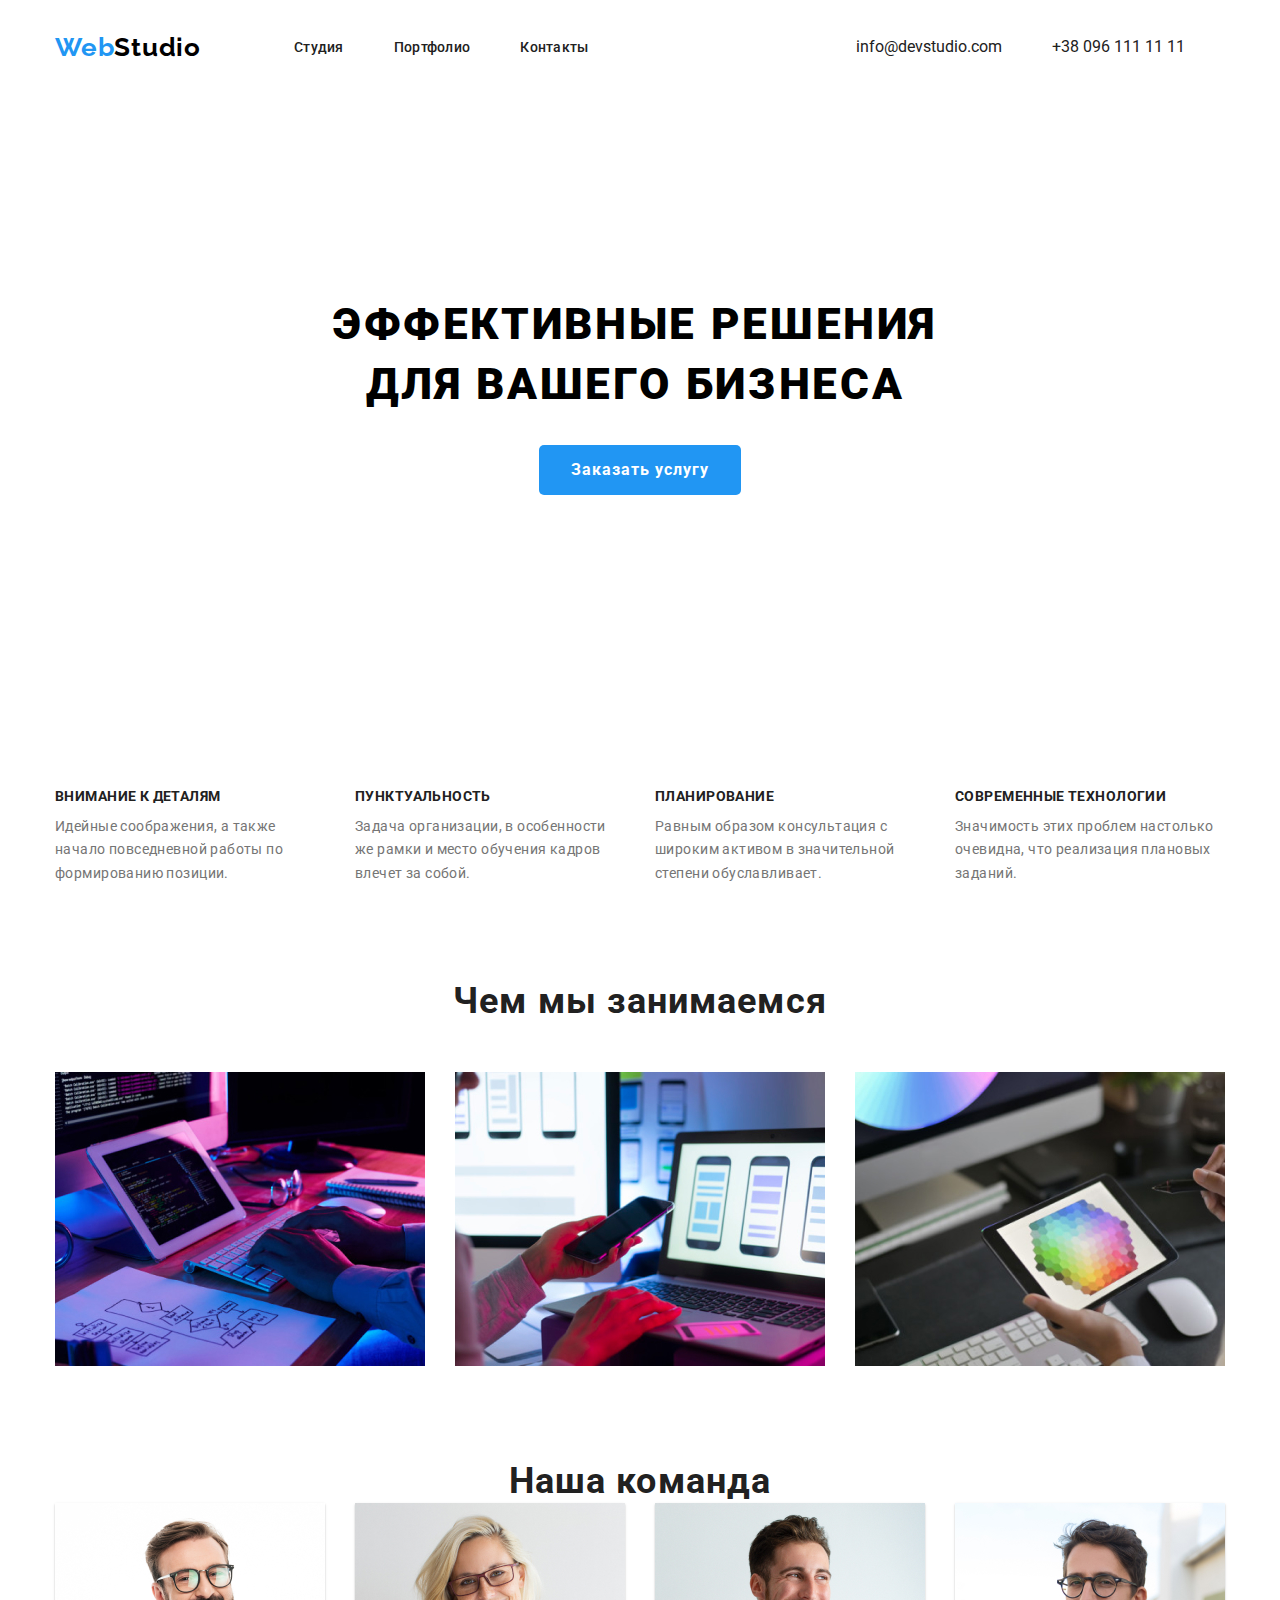
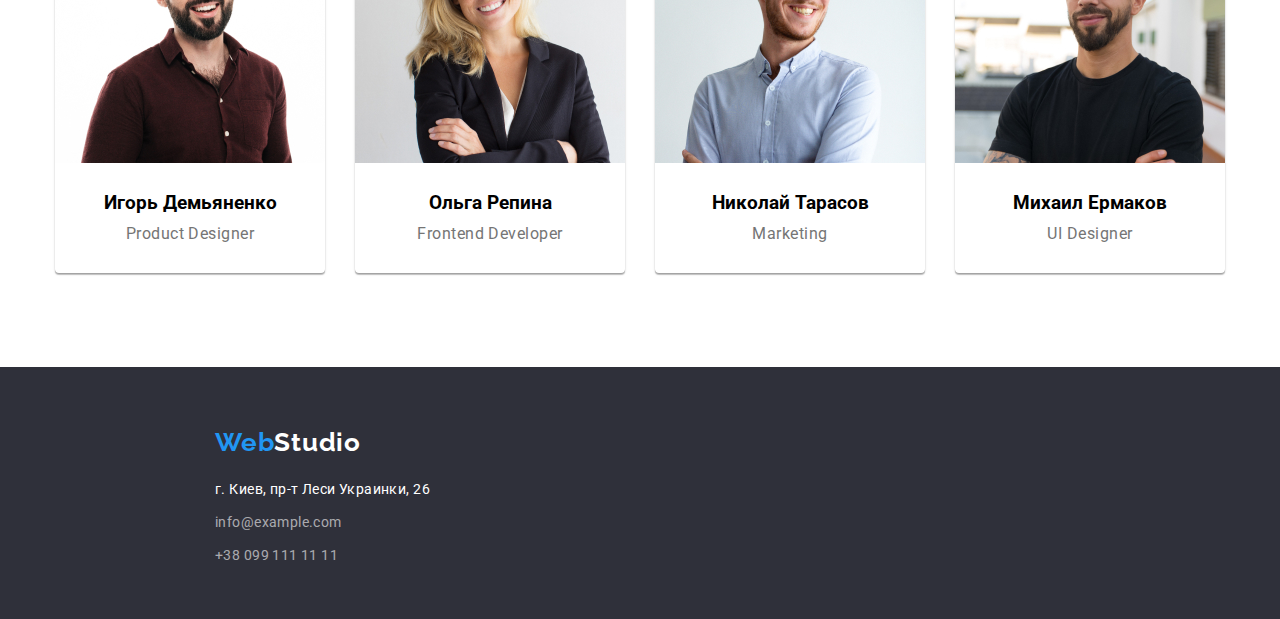
<file: index.html>
<!DOCTYPE html>
<html lang="ru">
  <head>
    <meta charset="UTF-8" />
    <meta name="viewport" content="width=device-width, initial-scale=1.0" />
    <title>WebStudio</title>
    <link
      rel="stylesheet"
      href="https://cdnjs.cloudflare.com/ajax/libs/modern-normalize/1.0.0/modern-normalize.css"
    />
    <link
      href="https://fonts.googleapis.com/css2?family=Raleway:wght@700&family=Roboto:wght@400;500;700;900&display=swap"
      rel="stylesheet"
    />
    <link rel="stylesheet" href="./css/styles.css" />
  </head>
  <body>
    <!-- HEADER -->

    <header class="header">
      <div class="container">
        <nav class="navigation">
          <a
            class="logo link"
            href="https://dmitriy-jakovlev.github.io/goit-markup-hw-02/index.html"
            ><span class="logo-caption">Web</span>Studio</a
          >

          <ul class="navigation-list list">
            <li class="navigation-list-item">
              <a
                class="navigation-list-link link"
                href="https://dmitriy-jakovlev.github.io/goit-markup-hw-02/index.html"
                >Студия</a
              >
            </li>
            <li class="navigation-list-item">
              <a
                class="navigation-list-link link"
                href="https://dmitriy-jakovlev.github.io/goit-markup-hw-02/portfolio.html"
                >Портфолио</a
              >
            </li>
            <li class="navigation-list-item">
              <a class="navigation-list-link link" href="">Контакты</a>
            </li>
          </ul>
        </nav>
        <address class="address">
          <ul class="address-list list">
            <li class="address-list-item">
              <a
                class="header-address-link link"
                href="mailto:info@devstudio.com"
                >info@devstudio.com</a
              >
            </li>
            <li class="address-list-item">
              <a class="header-tel-link link" href="tel:+380961111111"
                >+38 096 111 11 11</a
              >
            </li>
          </ul>
        </address>
      </div>
    </header>

    <!--MAIN-->

    <main class="main">
      <!-- HERO -->

      <section class="hero">
        <div class="container">
          <h1 class="hero-title">Эффективные решения для вашего бизнеса</h1>
          <button class="modal-btn" type="button">Заказать услугу</button>
        </div>
      </section>

      <!--FEATURES-->

      <section class="features section">
        <div class="container">
          <h2 hidden>Особенности</h2>
          <ul class="features-list list">
            <li class="features-list-item">
              <h3 class="features-title">Внимание к деталям</h3>
              <p class="features-subtitle">
                Идейные соображения, а также начало повседневной работы по
                формированию позиции.
              </p>
            </li>
            <li class="features-list-item">
              <h3 class="features-title">Пунктуальность</h3>
              <p class="features-subtitle">
                Задача организации, в особенности же рамки и место обучения
                кадров влечет за собой.
              </p>
            </li>
            <li class="features-list-item">
              <h3 class="features-title">Планирование</h3>
              <p class="features-subtitle">
                Равным образом консультация с широким активом в значительной
                степени обуславливает.
              </p>
            </li>
            <li class="features-list-item">
              <h3 class="features-title">Современные технологии</h3>
              <p class="features-subtitle">
                Значимость этих проблем настолько очевидна, что реализация
                плановых заданий.
              </p>
            </li>
          </ul>
        </div>
      </section>

      <!--ACTIVITY-->

      <section class="activity">
        <div class="container">
          <h2 class="activity-title">Чем мы занимаемся</h2>
          <ul class="activity-list list">
            <li class="activity-list-link">
              <img
                class="activity-list-img"
                src="./images/What-are-we-doing/box-1.jpg"
                alt="человек печатает на клавиатуре"
                width="370"
                height="294"
              />
            </li>
            <li class="activity-list-link">
              <img
                class="activity-list-img"
                src="./images/What-are-we-doing/box-2.jpg"
                alt="человек выберает оформление для телефона"
                width="370"
                height="294"
              />
            </li>
            <li class="activity-list-link">
              <img
                class="activity-list-img"
                src="./images/What-are-we-doing/box-3.jpg"
                alt="планшет с палитрой"
                width="370"
                height="294"
              />
            </li>
          </ul>
        </div>
      </section>

      <!--OUR TEAM-->

      <section class="team section">
        <div class="container">
          <h2 class="team-title">Наша команда</h2>
          <ul class="team-list list">
            <li class="team-list-item">
              <img
                class="team-list-img"
                src="./images/our_team/team_card_1.jpg"
                alt=""
              />
              <h3 class="team-list-title">Игорь Демьяненко</h3>
              <p class="team-list-subtitle" lang="en">Product Designer</p>
            </li>
            <li class="team-list-item">
              <img
                class="team-list-img"
                src="./images/our_team/team_card_2.jpg"
                alt=""
              />
              <h3 class="team-list-title">Ольга Репина</h3>
              <p class="team-list-subtitle" lang="en">Frontend Developer</p>
            </li>
            <li class="team-list-item">
              <img
                class="team-list-img"
                src="./images/our_team/team_card_3.jpg"
                alt=""
              />
              <h3 class="team-list-title">Николай Тарасов</h3>
              <p class="team-list-subtitle" lang="en">Marketing</p>
            </li>
            <li class="team-list-item">
              <img
                class="team-list-img"
                src="./images/our_team/team_card_4.jpg"
                alt=""
              />
              <h3 class="team-list-title">Михаил Ермаков</h3>
              <p class="team-list-subtitle" lang="en">UI Designer</p>
            </li>
          </ul>
        </div>
      </section>
    </main>

    <!--FOOTER-->

    <footer class="footer containe">
      <div class="holder">
        <a
          class="logo-footer link"
          href="https://dmitriy-jakovlev.github.io/goit-markup-hw-02/index.html"
        >
          <span class="logo-caption">Web</span>Studio</a
        >
        <address class="address-footer">
          <ul class="footer-list list link">
            <li class="footer-list-item">
              <a
                class="footer-link-item link"
                href="https://goo.gl/maps/m6QKEAHXCtXpoc517"
                target="blank"
                >г. Киев, пр-т Леси Украинки, 26
              </a>
            </li>
            <li class="footer-list-item">
              <a class="footer-link link" href="mailto:info@example.com"
                >info@example.com</a
              >
            </li>
            <li class="footer-list-item">
              <a class="footer-link link" href="tel:+380991111111"
                >+38 099 111 11 11</a
              >
            </li>
          </ul>
        </address>
      </div>
    </footer>
  </body>
</html>
</file>
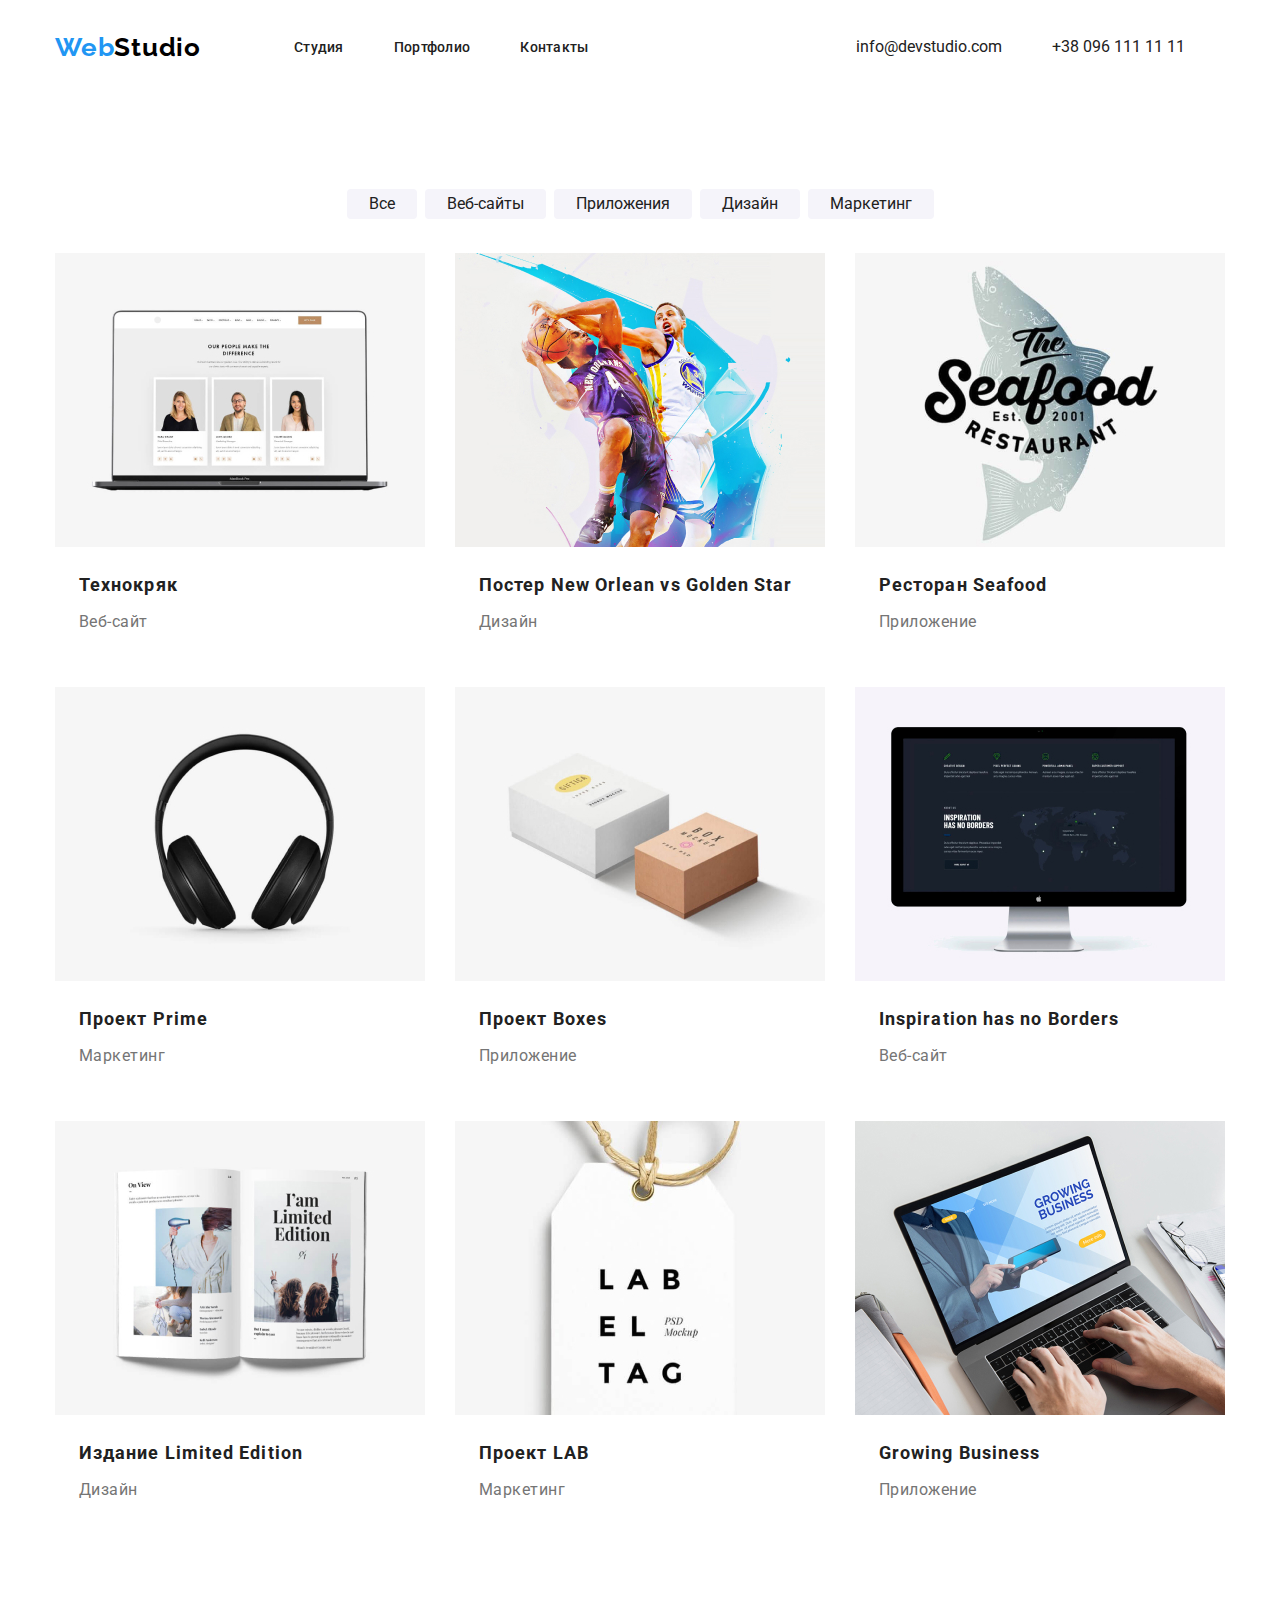
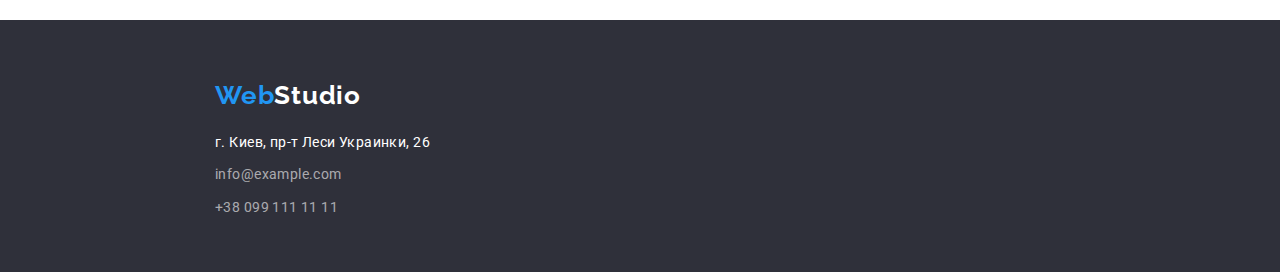
<file: portfolio.html>
<!DOCTYPE html>
<html lang="ru">
  <head>
    <meta charset="UTF-8" />
    <meta name="viewport" content="width=device-width, initial-scale=1.0" />
    <title>Portfolio</title>
    <link
      rel="stylesheet"
      href="https://cdnjs.cloudflare.com/ajax/libs/modern-normalize/1.0.0/modern-normalize.css"
    />
    <link
      href="https://fonts.googleapis.com/css2?family=Raleway:wght@700&family=Roboto:wght@400;500;700;900&display=swap"
      rel="stylesheet"
    />
    <link rel="stylesheet" href="./css/styles.css" />
  </head>
  <body>
    <!--HEADER-->

    <header class="header">
      <div class="container">
        <nav class="navigation">
          <a
            class="logo link"
            href="https://dmitriy-jakovlev.github.io/goit-markup-hw-02/index.html"
            ><span class="logo-caption">Web</span>Studio</a
          >

          <ul class="navigation-list list">
            <li class="navigation-list-item">
              <a
                class="navigation-list-link link"
                href="https://dmitriy-jakovlev.github.io/goit-markup-hw-02/index.html"
                >Студия</a
              >
            </li>
            <li class="navigation-list-item">
              <a
                class="navigation-list-link link"
                href="https://dmitriy-jakovlev.github.io/goit-markup-hw-02/portfolio.html"
                >Портфолио</a
              >
            </li>
            <li class="navigation-list-item">
              <a class="navigation-list-link link" href="">Контакты</a>
            </li>
          </ul>
        </nav>
        <address class="address">
          <ul class="address-list list">
            <li class="address-list-item">
              <a
                class="header-address-link link"
                href="mailto:info@devstudio.com"
                >info@devstudio.com</a
              >
            </li>
            <li class="address-list-item">
              <a class="header-tel-link link" href="tel:+380961111111"
                >+38 096 111 11 11</a
              >
            </li>
          </ul>
        </address>
      </div>
    </header>

    <!--MAIN-->

    <main class="container section">
      <h1 hidden>Портфолио</h1>

      <!--BTN-->

      <section>
        <h2 hidden>filters</h2>
        <ul class="list-btn list">
          <li class="list-btn-item">
            <button class="btn-filters" type="button">Все</button>
          </li>
          <li class="list-btn-item">
            <button class="btn-filters" type="button">Веб-сайты</button>
          </li>
          <li class="list-btn-item">
            <button class="btn-filters" type="button">Приложения</button>
          </li>
          <li class="list-btn-item">
            <button class="btn-filters" type="button">Дизайн</button>
          </li>
          <li class="list-btn-item">
            <button class="btn-filters" type="button">Маркетинг</button>
          </li>
        </ul>
      </section>

      <!--ASIDE-->

      <section class="aside">
        <ul class="aside-list list">
          <li class="aside-list-item">
            <a class="aside-list-link link" href=""
              ><img
                class="aside-img"
                src="./images/portfolio/portfolio-1.jpg"
                alt="сайт на ноутбуке"
              />
              <h3 class="aside-title">Технокряк</h3>
              <p class="subtitle-item">Веб-сайт</p>
              <p hidden class="text-item">
                Технокряк это современная площадка распространения коронавируса.
                Компании используют эту платформу для цифрового шпионажа и атак
                на защищённые сервера конкурентов.
              </p>
            </a>
          </li>
          <li class="aside-list-item">
            <a class="aside-list-link link" href=""
              ><img
                class="aside-img"
                src="./images/portfolio/portfolio-2.jpg"
                alt="два баскетболиста с мячом"
              />
              <h3 class="aside-title">
                Постер <span lang="en">New Orlean vs Golden Star</span>
              </h3>
              <p class="subtitle-item">Дизайн</p>
              <p hidden class="text-item">
                Технокряк это современная площадка распространения коронавируса.
                Компании используют эту платформу для цифрового шпионажа и атак
                на защищённые сервера конкурентов.
              </p>
            </a>
          </li>
          <li class="aside-list-item">
            <a class="aside-list-link link" href=""
              ><img
                class="aside-img"
                src="./images/portfolio/portfolio-3.jpg"
                alt="логотип ресторана Seafood"
              />
              <h3 class="aside-title">
                Ресторан <span lang="en">Seafood</span>
              </h3>
              <p class="subtitle-item">Приложение</p>
              <p hidden class="text-item">
                Технокряк это современная площадка распространения коронавируса.
                Компании используют эту платформу для цифрового шпионажа и атак
                на защищённые сервера конкурентов.
              </p>
            </a>
          </li>
          <li class="aside-list-item">
            <a class="aside-list-link link" href=""
              ><img
                class="aside-img"
                src="./images/portfolio/portfolio-4.jpg"
                alt="наушники"
              />
              <h3 class="aside-title">Проект <span lang="en">Prime</span></h3>
              <p class="subtitle-item">Маркетинг</p>
              <p hidden class="text-item">
                Технокряк это современная площадка распространения коронавируса.
                Компании используют эту платформу для цифрового шпионажа и атак
                на защищённые сервера конкурентов.
              </p>
            </a>
          </li>
          <li class="aside-list-item">
            <a class="aside-list-link link" href=""
              ><img
                class="aside-img"
                src="./images/portfolio/portfolio-5.jpg"
                alt="две коробки"
              />
              <h3 class="aside-title">Проект <span lang="en">Boxes</span></h3>
              <p class="subtitle-item">Приложение</p>
              <p hidden class="text-item">
                Технокряк это современная площадка распространения коронавируса.
                Компании используют эту платформу для цифрового шпионажа и атак
                на защищённые сервера конкурентов.
              </p>
            </a>
          </li>
          <li class="aside-list-item">
            <a class="aside-list-link link" href=""
              ><img
                class="aside-img"
                src="./images/portfolio/portfolio-6.jpg"
                alt="монитор"
              />
              <h3 class="aside-title" lang="en">Inspiration has no Borders</h3>
              <p class="subtitle-item">Веб-сайт</p>
              <p hidden class="text-item">
                Технокряк это современная площадка распространения коронавируса.
                Компании используют эту платформу для цифрового шпионажа и атак
                на защищённые сервера конкурентов.
              </p>
            </a>
          </li>
          <li class="aside-list-item">
            <a class="aside-list-link link" href=""
              ><img
                class="aside-img"
                src="./images/portfolio/portfolio-7.jpg"
                alt="книга"
              />
              <h3 class="aside-title">
                Издание <span lang="en">Limited Edition</span>
              </h3>
              <p class="subtitle-item">Дизайн</p>
              <p hidden class="text-item">
                Технокряк это современная площадка распространения коронавируса.
                Компании используют эту платформу для цифрового шпионажа и атак
                на защищённые сервера конкурентов.
              </p>
            </a>
          </li>
          <li class="aside-list-item">
            <a class="aside-list-link link" href=""
              ><img
                class="aside-img"
                src="./images/portfolio/portfolio-8.jpg"
                alt="бирка"
              />
              <h3 class="aside-title">Проект <span lang="en">LAB</span></h3>
              <p class="subtitle-item">Маркетинг</p>
              <p hidden class="text-item">
                Технокряк это современная площадка распространения коронавируса.
                Компании используют эту платформу для цифрового шпионажа и атак
                на защищённые сервера конкурентов.
              </p>
            </a>
          </li>
          <li class="aside-list-item">
            <a class="aside-list-link link" href=""
              ><img
                class="aside-img"
                src="./images/portfolio/portfolio-9.jpg"
                alt="Приложение на ноутбуке"
              />
              <h3 class="aside-title" lang="en">Growing Business</h3>
              <p class="subtitle-item">Приложение</p>
              <p hidden class="text-item">
                Технокряк это современная площадка распространения коронавируса.
                Компании используют эту платформу для цифрового шпионажа и атак
                на защищённые сервера конкурентов.
              </p>
            </a>
          </li>
        </ul>
      </section>
    </main>

    <!--FOOTER-->

    <footer class="footer containe">
      <div class="holder">
        <a
          class="logo-footer link"
          href="https://dmitriy-jakovlev.github.io/goit-markup-hw-02/index.html"
        >
          <span class="logo-caption">Web</span>Studio</a
        >
        <address class="address-footer">
          <ul class="footer-list list link">
            <li class="footer-list-item">
              <a
                class="footer-link-item link"
                href="https://goo.gl/maps/m6QKEAHXCtXpoc517"
                target="blank"
                >г. Киев, пр-т Леси Украинки, 26
              </a>
            </li>
            <li class="footer-list-item">
              <a class="footer-link link" href="mailto:info@example.com"
                >info@example.com</a
              >
            </li>
            <li class="footer-list-item">
              <a class="footer-link link" href="tel:+380991111111"
                >+38 099 111 11 11</a
              >
            </li>
          </ul>
        </address>
      </div>
    </footer>
  </body>
</html>
</file>
<file: css/styles.css>
:root {
  --main-font: 'roboto', sans-serif;
  --secondary-font: 'raleway', sans-serif;
  --accent-color: #2196f3;
  --title-color: #212121;
  --subtitle-color: #757575;
}
/*==========BODY==========*/

body {
  font-family: var(--main-font);
  font-style: normal;
}
/*==========COMPL==========*/
*,
*::before,
*::after {
  margin: 0;
  padding: 0;
}
.list {
  list-style: none;
}
.link {
  text-decoration: none;
  color: var(--title-color);
}
.address {
  font-style: normal;
}
img {
  display: block;
}
.header-tel-link:hover,
.header-tel-link:focus,
.header-address-link:hover,
.header-address-link:focus,
.navigation-list .link:hover,
.navigation-list .link:focus {
  color: var(--accent-color);
}

.container {
  width: 1200px;
  padding: 0 15px;
  margin: 0 auto;
}
.section {
  padding-top: 94px;
  padding-bottom: 94px;
}
/*==========HEADER==========*/
.header {
  padding: 32px 0;
}
.header .container {
  display: flex;
  align-items: center;
}
.header .address {
  margin-left: auto;
  margin-right: 40px;
}

.navigation {
  display: flex;
  align-items: center;
}
.navigation-list {
  display: flex;
}

.navigation-list-item:not(:last-child) {
  margin-right: 50px;
}
.navigation-list-link {
  padding-bottom: 32px;
  padding-top: 32px;

  font-weight: 500;
  font-size: 14px;
  line-height: 1.14;
  letter-spacing: 0.02em;

  color: var(--title-color);
}

.address-list {
  display: flex;
}
.address-list-item + .address-list-item {
  margin-left: 50px;
}

.address .navigation-list {
  font-weight: 500;
  font-size: 14px;
  line-height: 1.14;
  letter-spacing: 0.02em;

  color: var(--subtitle-color);
}

/*==========HERO==========*/
.hero .container {
  padding-top: 200px;
  padding-right: 250px;
  padding-left: 250px;
  padding-bottom: 200px;
  text-align: center;
}
.hero-title {
  margin-top: 0;
  margin-bottom: 0;
  font-weight: 900;
  font-size: 44px;
  line-height: 1.36;
  letter-spacing: 0.06em;
  text-transform: uppercase;
  margin-bottom: 30px;
  width: 690px;
  text-align: center;
}
.modal-btn {
  font-family: var(--main-font);
  font-style: normal;
  font-weight: bold;
  font-size: 16px;
  line-height: 1.88;
  letter-spacing: 0.06em;
  color: #ffffff;
  min-width: 200px;
  height: 50px;
  padding: 10px 32px;
  background-color: var(--accent-color);
  border-radius: 5px;
  border: 0px;
}
/*==========FEATURES==========*/
.features .container {
  display: flex;
}
.features-list {
  display: flex;
  align-items: center;
}

.features-list-item:not(:last-child) {
  margin-right: 30px;
}
.features-title {
  font-weight: bold;
  font-size: 14px;
  line-height: 1.14;
  letter-spacing: 0.03em;
  text-transform: uppercase;
  color: var(--title-color);
  margin-bottom: 10px;
}
.features-subtitle {
  font-weight: 400px;
  font-size: 14px;
  line-height: 1.71;
  letter-spacing: 0.03em;
  color: var(--subtitle-color);
  width: 270px;
}
/*==========ACTIVITY==========*/

.activity-title {
  font-weight: bold;
  font-size: 36px;
  line-height: 1.17;
  letter-spacing: 0.03em;
  color: var(--title-color);
  text-align: center;
  margin-bottom: 50px;
}
.activity-list {
  display: flex;
}
.activity-list-link:not(:last-child) {
  margin-right: 30px;
}
/*==========OUR TEAM==========*/

.team-title {
  font-weight: bold;
  font-size: 36px;
  line-height: 1.17;
  text-align: center;
  letter-spacing: 0.03em;

  color: var(--title-color);
}
.team-list {
  display: flex;
}
.team-list-item:not(:last-child) {
  margin-right: 30px;
}
.team-list-item {
  box-shadow: 0px 1px 3px rgba(0, 0, 0, 0.12), 0px 1px 1px rgba(0, 0, 0, 0.14),
    0px 2px 1px rgba(0, 0, 0, 0.2);
  border-radius: 0px 0px 4px 4px;
  text-align: center;
}
. .team-list-title {
  font-weight: 500;
  font-size: 16px;
  line-height: 1.19;
  letter-spacing: 0.03em;
  color: var(--title-color);
  text-align: center;
}
.team-list-title {
  margin-bottom: 10px;
}
.team-list-subtitle {
  font-weight: normal;
  font-size: 16px;
  line-height: 1.19;
  letter-spacing: 0.03em;
  margin-bottom: 30px;
  color: var(--subtitle-color);
}
.team-list-img {
  margin-bottom: 30px;
}

/*==========LOGO==========*/
.logo {
  font-family: var(--secondary-font);
  font-weight: bold;
  font-size: 26px;
  line-height: 1.19;
  letter-spacing: 0.03em;
  color: #000000;
  margin-right: 93px;
}
.logo-caption {
  color: #2196f3;
}
.logo-footer {
  font-family: var(--secondary-font);
  font-weight: bold;
  font-size: 26px;
  line-height: 1.19;
  letter-spacing: 0.03em;
  color: #ffffff;
}

/*==========FOOTER==========*/

.holder {
  width: 1600px;
  height: 252px;
  background-color: #2f303a;
  padding-top: 60px;
  padding-bottom: 60px;
  padding-left: 215px;
}
.address-footer {
  font-style: normal;
  margin-top: 20px;
}
.footer-list-item:not(:last-child) {
  margin-bottom: 9px;
}

.footer-list-item {
  font-weight: normal;
  font-size: 14px;
  line-height: 1.71;
  letter-spacing: 0.03em;
}
.footer-link-item {
  color: #ffffff;
}
.footer-link {
  color: rgba(255, 255, 255, 0.6);
}
/*==========BTNFILTERS==========*/
.btn-filters {
  padding: 6px 22px;
  color: var(--title-color);
  border-radius: 4px;
  background-color: #f5f4fa;
  border: 0px;
}
.btn-filters:hover,
.btn-filters:focus {
  color: #ffffff;
  background-color: var(--accent-color);
}
/*============FILTERS===========*/
.list-btn {
  display: flex;
  justify-content: center;
  margin-bottom: 34px;
}
.list-btn-item:not(:last-child) {
  margin-right: 8px;
}

/*==========ASIDE==========*/
.aside-title {
  font-weight: bold;
  font-size: 18px;
  line-height: 2;
  letter-spacing: 0.06em;
  color: var(--title-color);
  margin-bottom: 4px;
  margin-left: 24px;
}
.subtitle-item {
  font-weight: normal;
  font-size: 16px;
  line-height: 1.88;
  letter-spacing: 0.03em;
  color: var(--subtitle-color);
  margin-bottom: 20px;
  margin-left: 24px;
}
.aside-list {
  display: flex;
  flex-wrap: wrap;
}
.aside-list-item {
  width: 370px;
  margin-right: 30px;
  margin-bottom: 30px;
}
.aside-list-item:nth-child(3n) {
  margin-right: 0px;
}
.aside-list-item:nth-last-child(-n + 3) {
  margin-bottom: 0px;
}
.aside-img {
  margin-bottom: 20px;
}
.aside-list-item:hover,
.aside-list-item:focus {
  background: #ffffff;
  box-shadow: 0px 1px 1px rgba(0, 0, 0, 0.12), 0px 4px 4px rgba(0, 0, 0, 0.06),
    1px 4px 6px rgba(0, 0, 0, 0.16);
}
</file>
